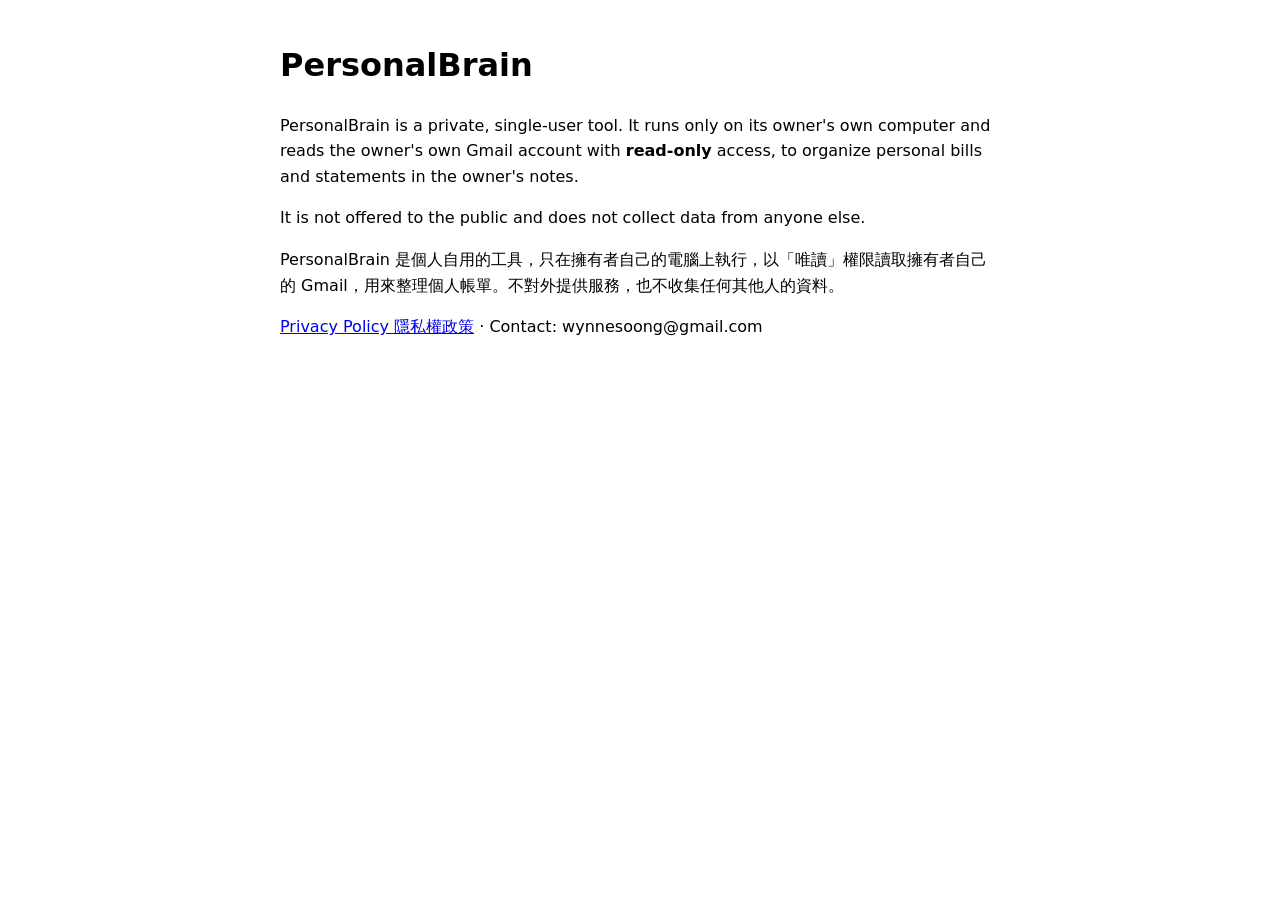
<file: index.html>
<!doctype html>
<html lang="en">
<head><meta charset="utf-8"><meta name="viewport" content="width=device-width,initial-scale=1">
<title>PersonalBrain</title></head>
<body style="font-family:system-ui,sans-serif;max-width:720px;margin:40px auto;padding:0 16px;line-height:1.6">
<h1>PersonalBrain</h1>
<p>PersonalBrain is a private, single-user tool. It runs only on its owner's own computer and reads the owner's own Gmail account with <strong>read-only</strong> access, to organize personal bills and statements in the owner's notes.</p>
<p>It is not offered to the public and does not collect data from anyone else.</p>
<p>PersonalBrain 是個人自用的工具，只在擁有者自己的電腦上執行，以「唯讀」權限讀取擁有者自己的 Gmail，用來整理個人帳單。不對外提供服務，也不收集任何其他人的資料。</p>
<p><a href="privacy.html">Privacy Policy 隱私權政策</a> · Contact: wynnesoong@gmail.com</p>
</body></html>
</file>
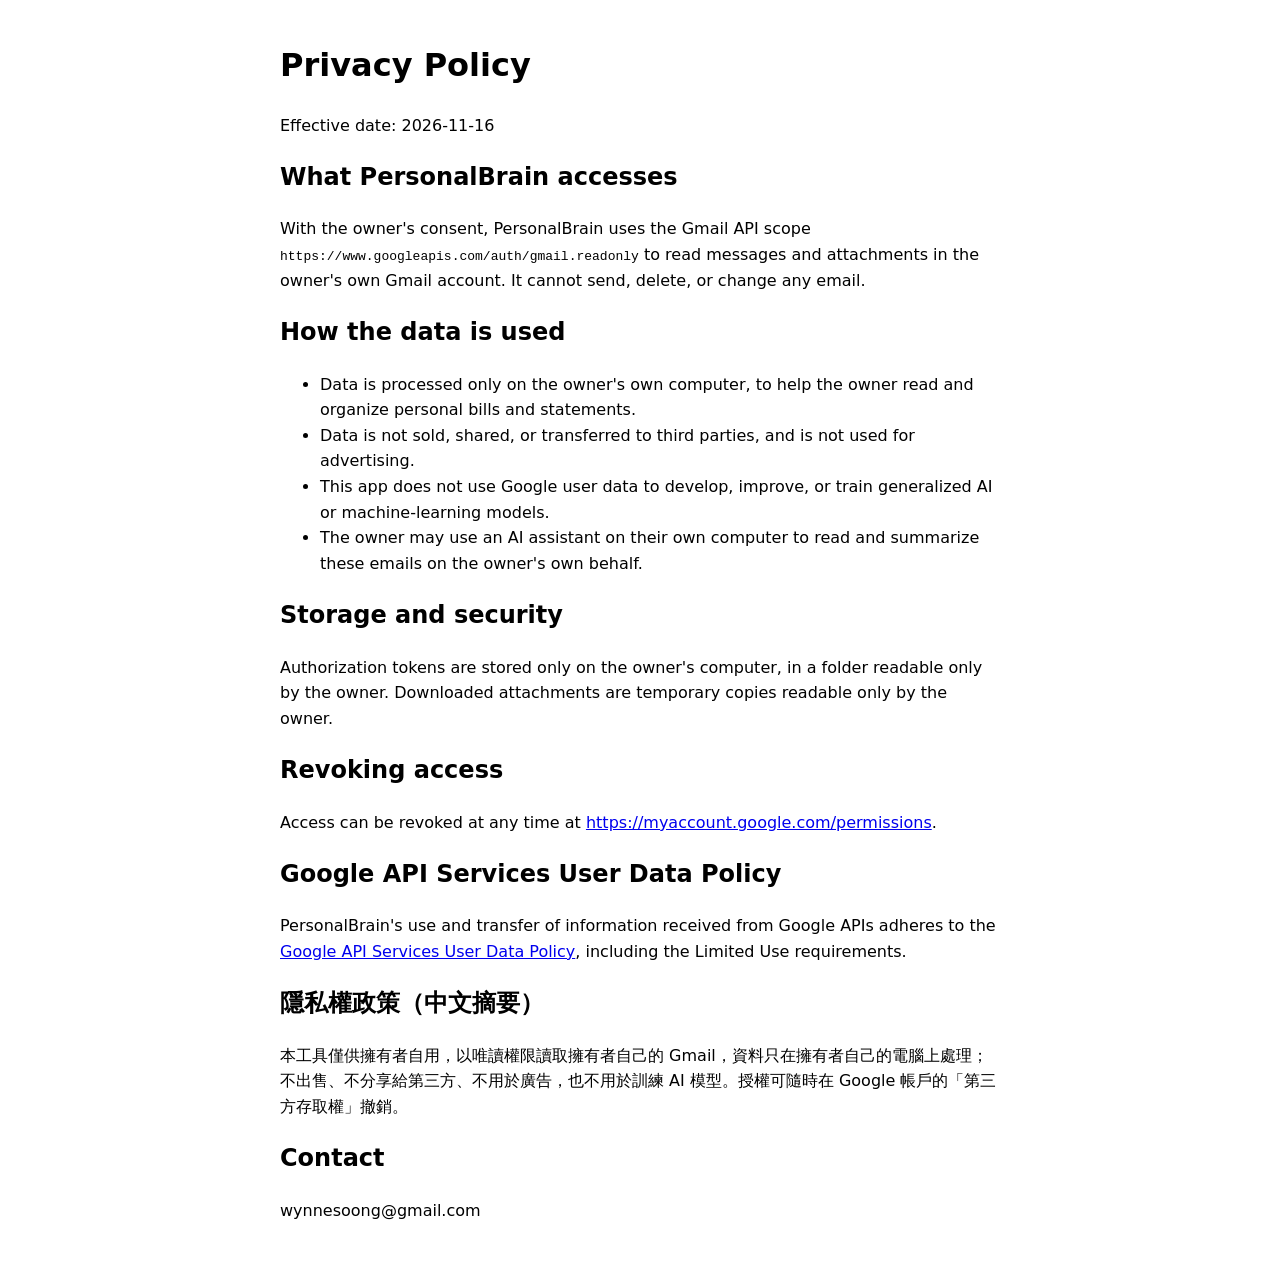
<file: privacy.html>
<!doctype html>
<html lang="en">
<head><meta charset="utf-8"><meta name="viewport" content="width=device-width,initial-scale=1">
<title>PersonalBrain – Privacy Policy</title></head>
<body style="font-family:system-ui,sans-serif;max-width:720px;margin:40px auto;padding:0 16px;line-height:1.6">
<h1>Privacy Policy</h1>
<p>Effective date: 2026-11-16</p>
<h2>What PersonalBrain accesses</h2>
<p>With the owner's consent, PersonalBrain uses the Gmail API scope <code>https://www.googleapis.com/auth/gmail.readonly</code> to read messages and attachments in the owner's own Gmail account. It cannot send, delete, or change any email.</p>
<h2>How the data is used</h2>
<ul>
<li>Data is processed only on the owner's own computer, to help the owner read and organize personal bills and statements.</li>
<li>Data is not sold, shared, or transferred to third parties, and is not used for advertising.</li>
<li>This app does not use Google user data to develop, improve, or train generalized AI or machine-learning models.</li>
<li>The owner may use an AI assistant on their own computer to read and summarize these emails on the owner's own behalf.</li>
</ul>
<h2>Storage and security</h2>
<p>Authorization tokens are stored only on the owner's computer, in a folder readable only by the owner. Downloaded attachments are temporary copies readable only by the owner.</p>
<h2>Revoking access</h2>
<p>Access can be revoked at any time at <a href="https://myaccount.google.com/permissions">https://myaccount.google.com/permissions</a>.</p>
<h2>Google API Services User Data Policy</h2>
<p>PersonalBrain's use and transfer of information received from Google APIs adheres to the <a href="https://developers.google.com/terms/api-services-user-data-policy">Google API Services User Data Policy</a>, including the Limited Use requirements.</p>
<h2>隱私權政策（中文摘要）</h2>
<p>本工具僅供擁有者自用，以唯讀權限讀取擁有者自己的 Gmail，資料只在擁有者自己的電腦上處理；不出售、不分享給第三方、不用於廣告，也不用於訓練 AI 模型。授權可隨時在 Google 帳戶的「第三方存取權」撤銷。</p>
<h2>Contact</h2>
<p>wynnesoong@gmail.com</p>
</body></html>
</file>
